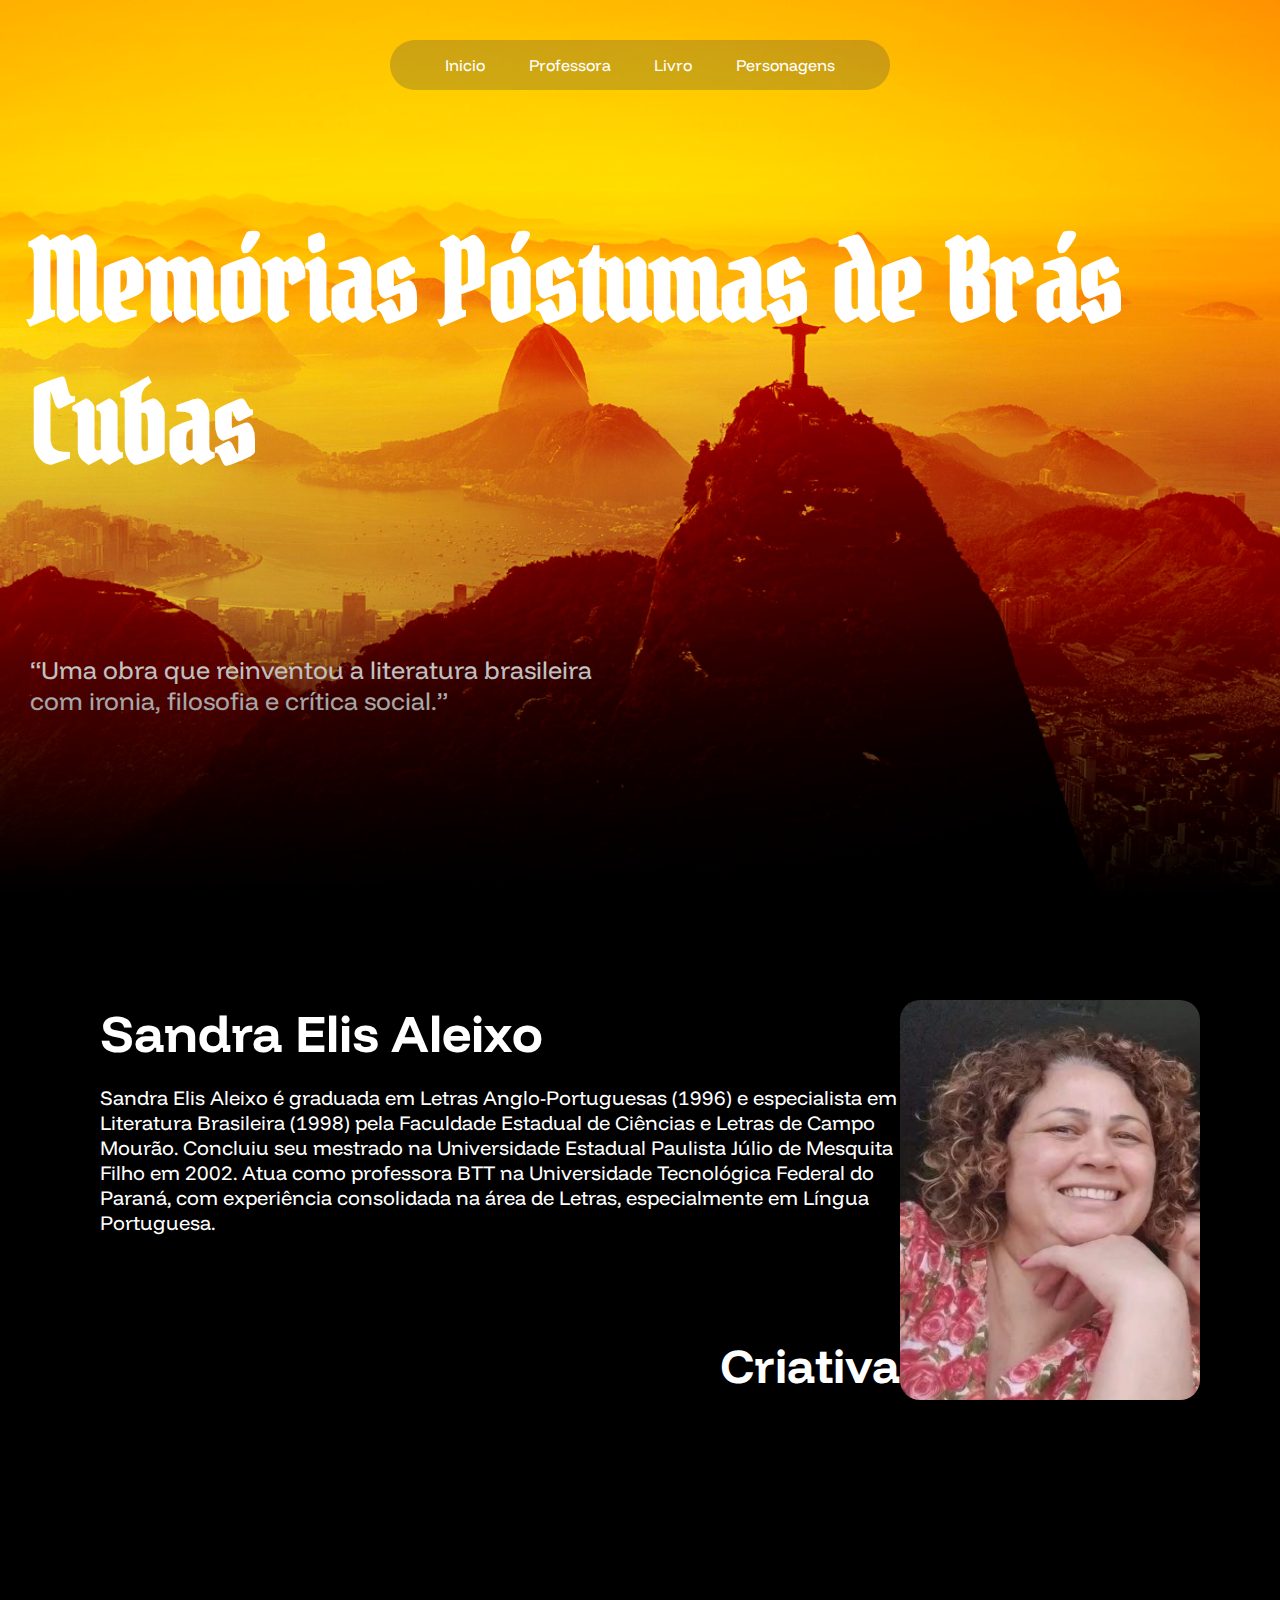
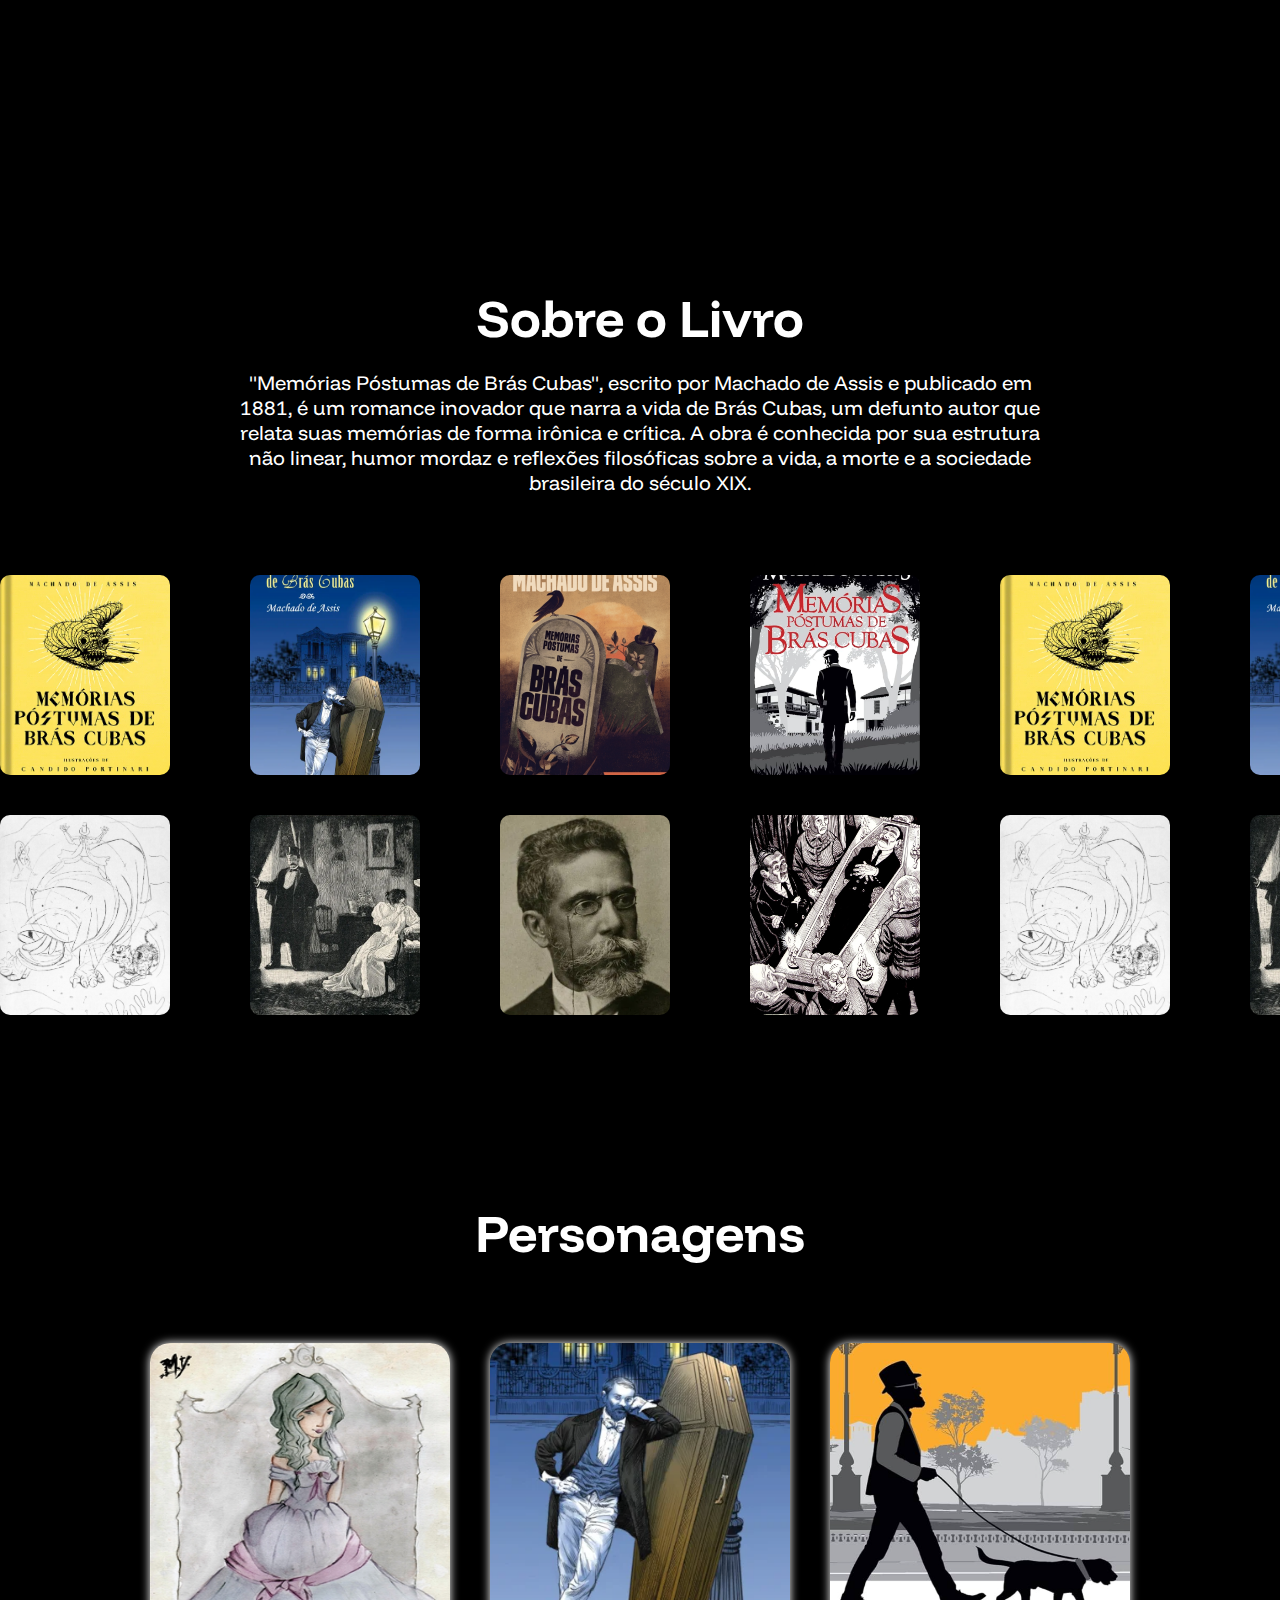
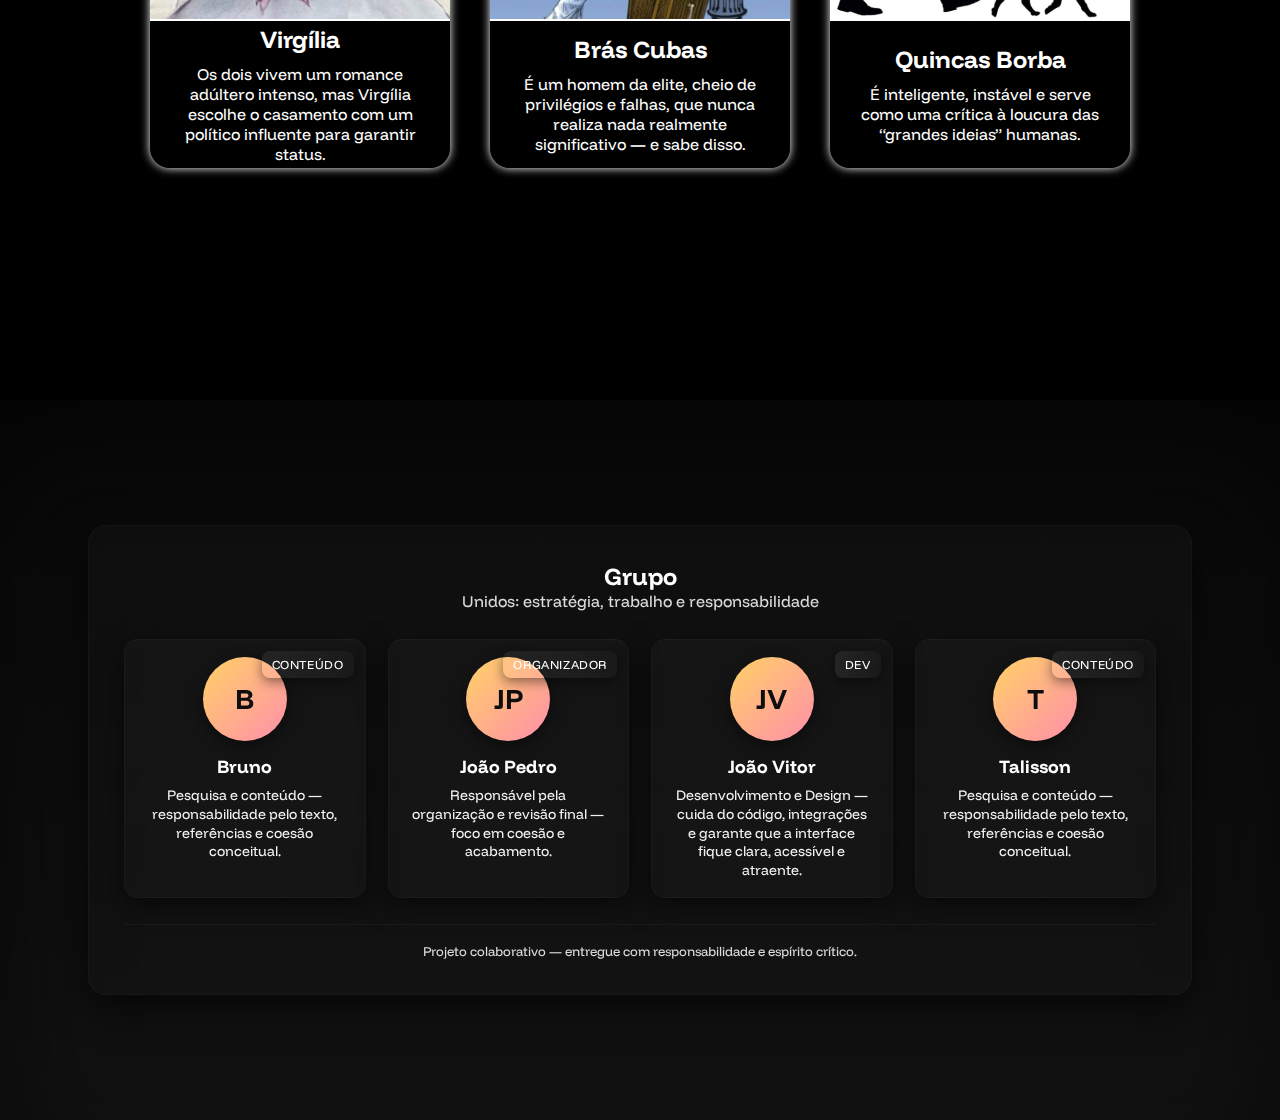
<file: index.html>
<!DOCTYPE html>
<html lang="pt-BR">
<head>
    <meta charset="UTF-8">
    <meta name="viewport" content="width=device-width, initial-scale=1.0">
    <title>Memórias Póstumas de Brás Cubas</title>
    <link rel="stylesheet" href="design.css">
    <script src="script.js" defer></script>
</head>

<body>
    <div id="container1">
        <header>
            <p><a href="#container1">Inicio</a></p>
            <p><a href="#container0">Professora</a></p>
            <p><a href="#container2">Livro</a></p>
            <p><a href="#container3">Personagens</a></p>
        </header>
        <div class="textHome">
            <h1>Memórias Póstumas de Brás Cubas</h1>
            <p>“Uma obra que reinventou a literatura brasileira com ironia, filosofia e crítica social.”</p>
        </div>
    </div>
    <div id="container0">
         <div class="textProf reveal">
            <h2>Sandra Elis Aleixo</h2>
            <p>Sandra Elis Aleixo é graduada em Letras Anglo-Portuguesas (1996) e especialista em Literatura Brasileira (1998) pela Faculdade Estadual de Ciências e Letras de Campo Mourão. Concluiu seu mestrado na Universidade Estadual Paulista Júlio de Mesquita Filho em 2002. Atua como professora BTT na Universidade Tecnológica Federal do Paraná, com experiência consolidada na área de Letras, especialmente em Língua Portuguesa.</p>
            <h1 id="troca" class="animado"> Criativa</h1>
        </div>
        <div class="imagemProf">
            <img src="./img/img-prof.jpg" alt="">
        </div>
    </div>
    <div id="container2">
        <div class="textBook reveal">
            <h2>Sobre o Livro</h2>
            <p>"Memórias Póstumas de Brás Cubas", escrito por Machado de Assis e publicado em 1881, é um romance inovador que narra a vida de Brás Cubas, um defunto autor que relata suas memórias de forma irônica e crítica. A obra é conhecida por sua estrutura não linear, humor mordaz e reflexões filosóficas sobre a vida, a morte e a sociedade brasileira do século XIX.</p>
        </div>
        <div class="carrosel reveal">
            <div class="trilho">
                <img src="./img/captura-de-tela-1.png" alt="">
                <img src="./img/captura-de-tela-2.png" alt="">
                <img src="./img/captura-de-tela-6.png" alt="">
                <img src="./img/captura-de-tela-7.png" alt="">
                <img src="./img/captura-de-tela-1.png" alt="">
                <img src="./img/captura-de-tela-2.png" alt="">
                <img src="./img/captura-de-tela-6.png" alt="">
                <img src="./img/captura-de-tela-7.png" alt="">
                <img src="./img/captura-de-tela-1.png" alt="">
                <img src="./img/captura-de-tela-2.png" alt="">
                <img src="./img/captura-de-tela-6.png" alt="">
            </div>
        </div>
        <div class="carrosel reveal">
            <div class="trilho trilho2">
                <img src="./img/captura-de-tela-8.png" alt="">
                <img src="./img/captura-de-tela-9.png" alt="">
                <img src="./img/captura-de-tela-10.png" alt="">
                <img src="./img/captura-de-tela-11.png" alt="">
                <img src="./img/captura-de-tela-8.png" alt="">
                <img src="./img/captura-de-tela-9.png" alt="">
                <img src="./img/captura-de-tela-10.png" alt="">
                <img src="./img/captura-de-tela-11.png" alt="">
                <img src="./img/captura-de-tela-8.png" alt="">
                <img src="./img/captura-de-tela-9.png" alt="">
                <img src="./img/captura-de-tela-10.png" alt="">
            </div>
        </div>
    </div>
    <div id="container3">
        <h2>Personagens</h2>
        <div class="personagensContainer">
            <div class="cardPersonagem reveal">
                <img src="./img/virgilia.png" alt="">
                <div class="textPersonagem">
                    <h1>Virgília</h1>
                    <p>Os dois vivem um romance adúltero intenso, mas Virgília escolhe o casamento com um político influente para garantir status.</p>
                </div>
            </div>
            <div class="cardPersonagem reveal">
                <img src="./img/bras.png" alt="">
                <div class="textPersonagem">
                    <h1>Brás Cubas</h1>
                    <p>É um homem da elite, cheio de privilégios e falhas, que nunca realiza nada realmente significativo — e sabe disso.</p>
                </div>
            </div>
            <div class="cardPersonagem reveal">
                <img src="./img/domcas.png" alt="">
                <div class="textPersonagem">
                    <h1>Quincas Borba</h1>
                    <p>É inteligente, instável e serve como uma crítica à loucura das “grandes ideias” humanas.</p>
                </div>
            </div>
        </div>
    </div>
<div id="container4">
    <div class="forte-wrapper">
        <h2>Grupo</h2>
        <p class="forte-sub">Unidos: estratégia, trabalho e responsabilidade</p>

        <div class="forte-grid">
            <article class="forte-card">
                <div class="avatar">B</div>
                <div class="card-body">
                    <h3>Bruno</h3>
                    <p>Pesquisa e conteúdo — responsabilidade pelo texto, referências e coesão conceitual.</p>
                </div>
                <div class="ribbon">Conteúdo</div>
            </article>

            <article class="forte-card">
                <div class="avatar">JP</div>
                <div class="card-body">
                    <h3>João Pedro</h3>
                    <p>Responsável pela organização e revisão final — foco em coesão e acabamento.</p>
                </div>
                <div class="ribbon">Organizador</div>
            </article>

            <article class="forte-card">
                <div class="avatar">JV</div>
                <div class="card-body">
                    <h3>João Vitor</h3>
                    <p>Desenvolvimento e Design — cuida do código, integrações e garante que a interface fique clara, acessível e atraente.</p>
                </div>
                <div class="ribbon">DEV</div>
            </article>

            <article class="forte-card">
                <div class="avatar">T</div>
                <div class="card-body">
                    <h3>Talisson</h3>
                    <p>Pesquisa e conteúdo — responsabilidade pelo texto, referências e coesão conceitual.</p>
                </div>
                <div class="ribbon">Conteúdo</div>
            </article>
        </div>

        <div class="forte-footer">
            <p>Projeto colaborativo — entregue com responsabilidade e espírito crítico.</p>
        </div>
    </div>
</div>
<!-- MODAL FLUTUANTE DOS PERSONAGENS -->
<div id="modalPersonagem" class="modal">
    <div class="modal-content">
        <span class="fechar">&times;</span>
        <h1 id="modalTitulo"></h1>
        <p id="modalTexto"></p>
    </div>
</div>

</body>
</html>
</file>
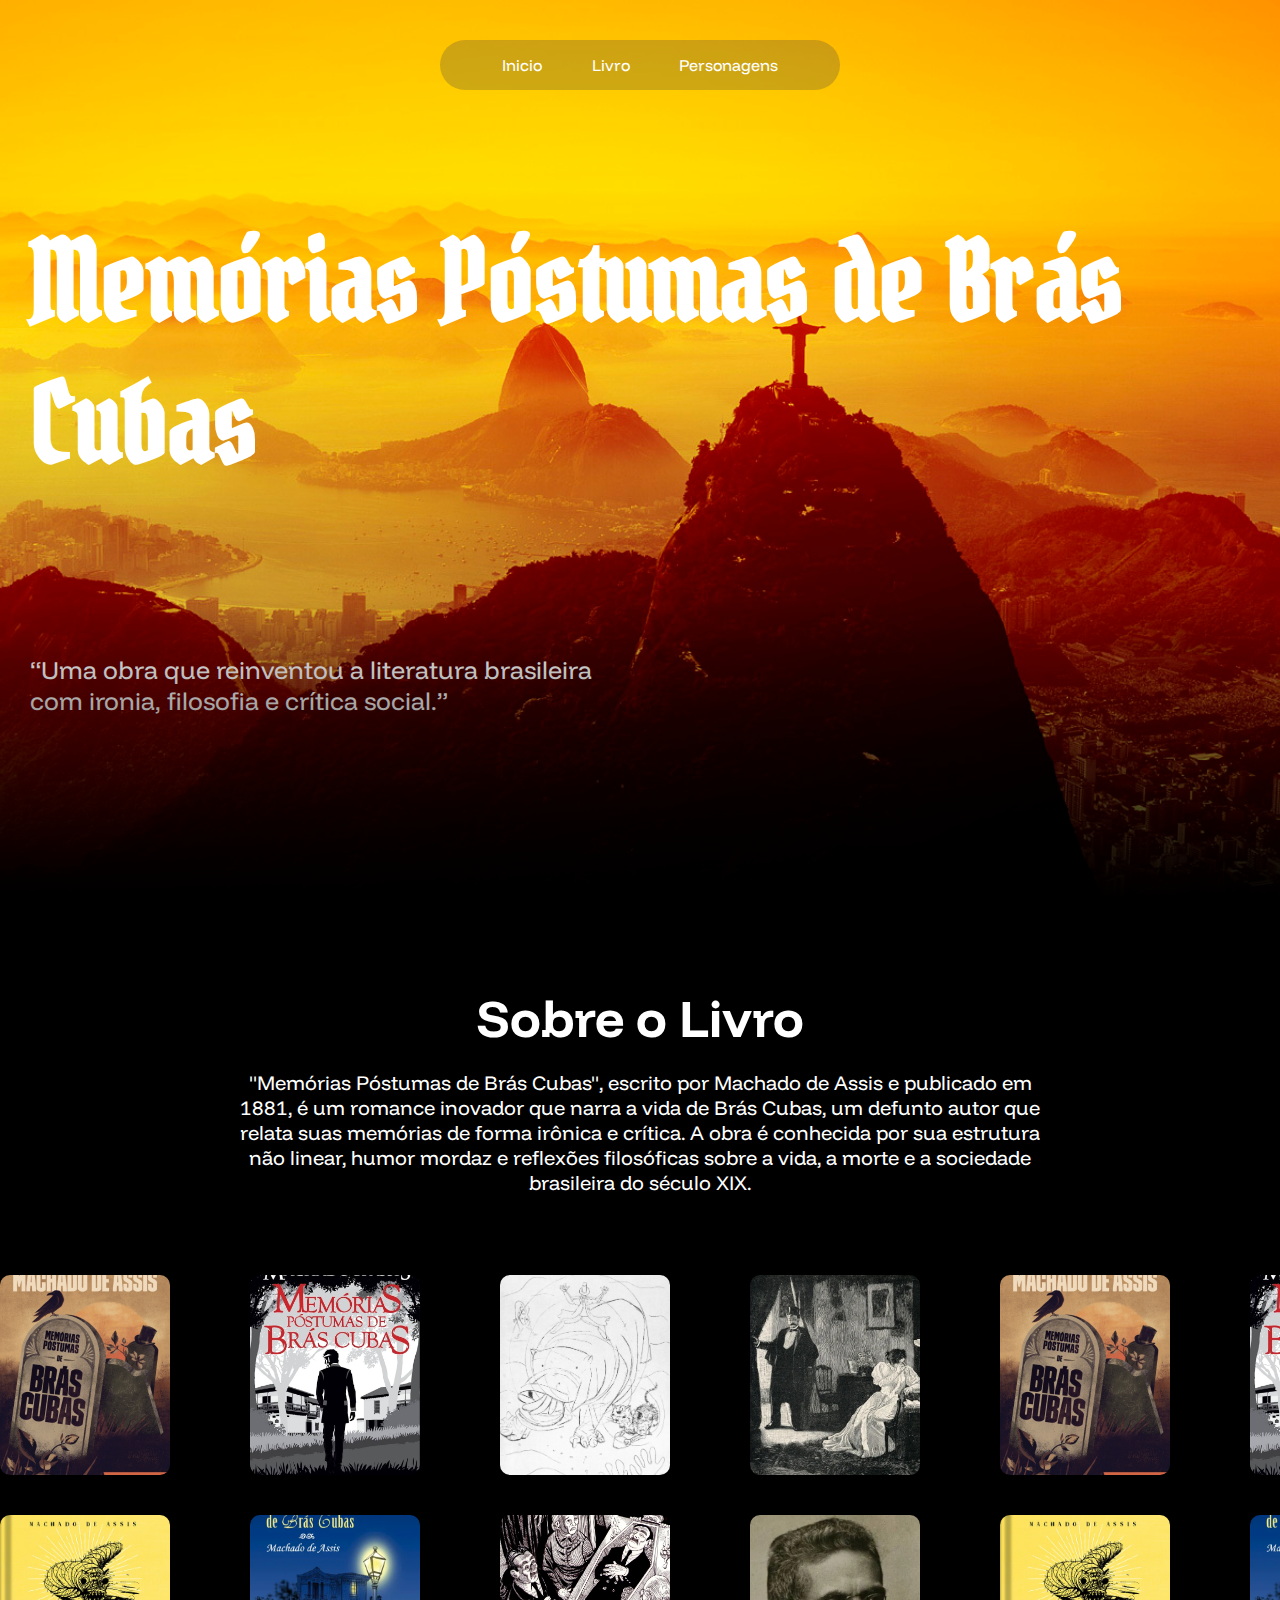
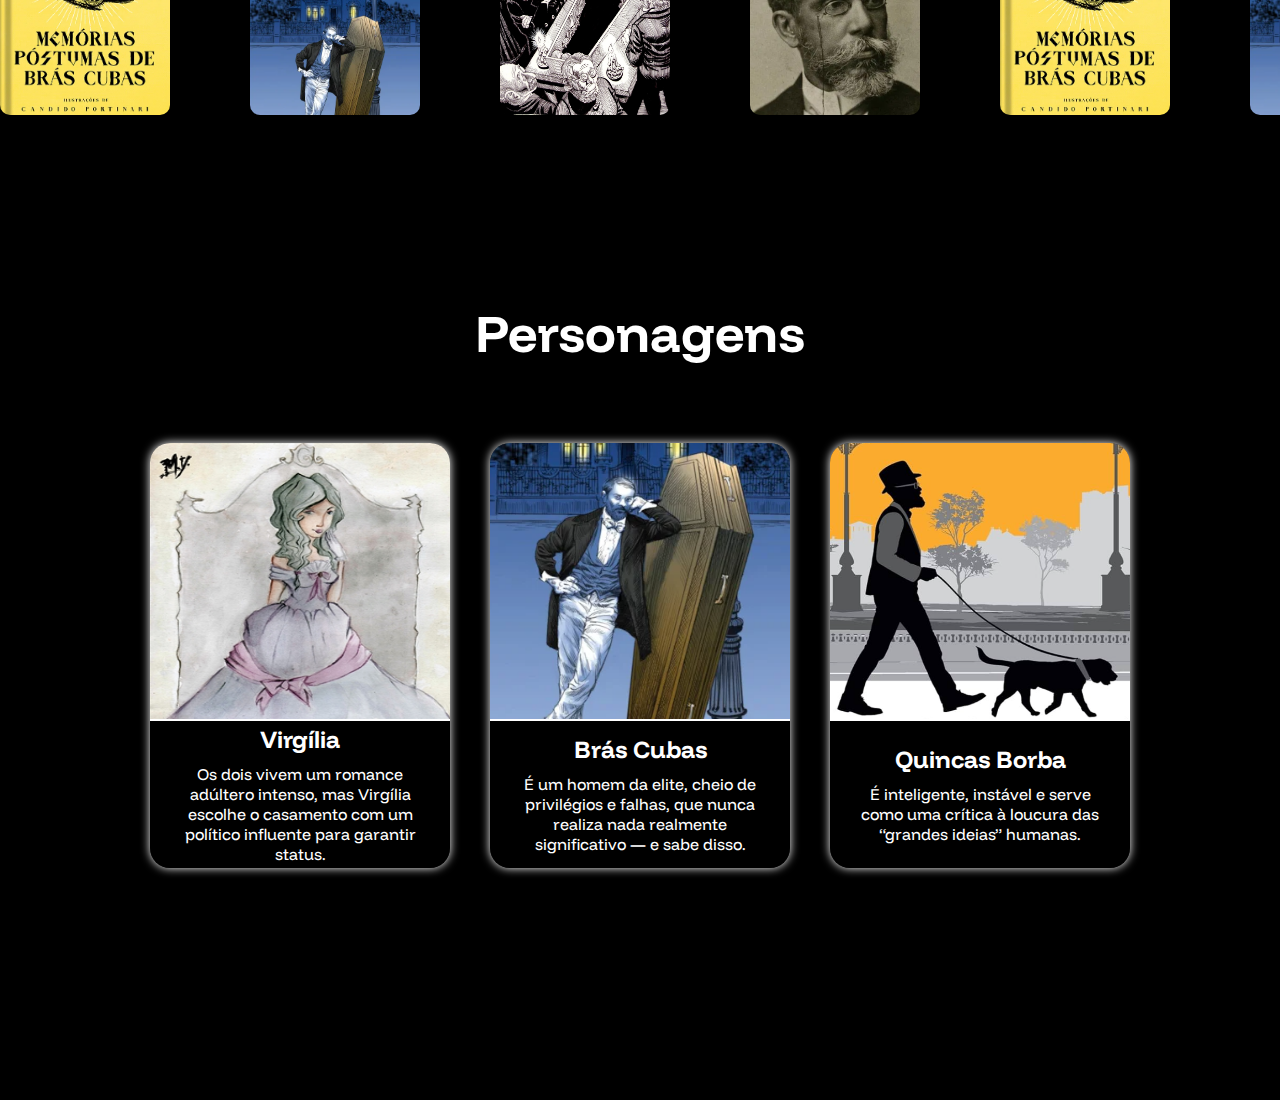
<file: SiteLivro/index.html>
<!DOCTYPE html>
<html lang="pt-BR">
<head>
    <meta charset="UTF-8">
    <meta name="viewport" content="width=device-width, initial-scale=1.0">
    <title>Memórias Póstumas de Brás Cubas</title>
    <link rel="stylesheet" href="design.css">
    <script src="script.js" defer></script>
</head>
<body>
    <div id="container1">
        <header>
            <p><a href="#container1">Inicio</a></p>
            <p><a href="#container2">Livro</a></p>
            <p><a href="#container3">Personagens</a></p>
        </header>
        <div class="textHome">
            <h1>Memórias Póstumas de Brás Cubas</h1>
            <p>“Uma obra que reinventou a literatura brasileira com ironia, filosofia e crítica social.”</p>
        </div>
    </div>
    <div id="container2">
        <div class="textBook">
            <h2>Sobre o Livro</h2>
            <p>"Memórias Póstumas de Brás Cubas", escrito por Machado de Assis e publicado em 1881, é um romance inovador que narra a vida de Brás Cubas, um defunto autor que relata suas memórias de forma irônica e crítica. A obra é conhecida por sua estrutura não linear, humor mordaz e reflexões filosóficas sobre a vida, a morte e a sociedade brasileira do século XIX.</p>
        </div>
        <div class="carrosel">
            <div class="trilho">
                <img src="/SiteLivro/img/Captura de tela 2025-11-25 224218.png" alt="">
                <img src="/SiteLivro/img/Captura de tela 2025-11-25 224125.png" alt="">
                <img src="/SiteLivro/img/Captura de tela 2025-11-25 224023.png" alt="">
                <img src="/SiteLivro/img/Captura de tela 2025-11-25 223621.png" alt="">
                <img src="/SiteLivro/img/Captura de tela 2025-11-25 224218.png" alt="">
                <img src="/SiteLivro/img/Captura de tela 2025-11-25 224125.png" alt="">
                <img src="/SiteLivro/img/Captura de tela 2025-11-25 224023.png" alt="">
                <img src="/SiteLivro/img/Captura de tela 2025-11-25 223621.png" alt="">
                <img src="/SiteLivro/img/Captura de tela 2025-11-25 224218.png" alt="">
                <img src="/SiteLivro/img/Captura de tela 2025-11-25 224125.png" alt="">
                <img src="/SiteLivro/img/Captura de tela 2025-11-25 224023.png" alt="">
            </div>
        </div>
        <div class="carrosel">
            <div class="trilho trilho2">
                <img src="/SiteLivro/img/Captura de tela 2025-11-25 222407.png" alt="">
                <img src="/SiteLivro/img/Captura de tela 2025-11-25 222425.png" alt="">
                <img src="/SiteLivro/img/Captura de tela 2025-11-25 222501.png" alt="">
                <img src="/SiteLivro/img/Captura de tela 2025-11-25 222541.png" alt="">
                <img src="/SiteLivro/img/Captura de tela 2025-11-25 222407.png" alt="">
                <img src="/SiteLivro/img/Captura de tela 2025-11-25 222425.png" alt="">
                <img src="/SiteLivro/img/Captura de tela 2025-11-25 222501.png" alt="">
                <img src="/SiteLivro/img/Captura de tela 2025-11-25 222541.png" alt="">
                <img src="/SiteLivro/img/Captura de tela 2025-11-25 222407.png" alt="">
                <img src="/SiteLivro/img/Captura de tela 2025-11-25 222425.png" alt="">
                <img src="/SiteLivro/img/Captura de tela 2025-11-25 222501.png" alt="">
            </div>
        </div>
    </div>
    <div id="container3">
        <h2>Personagens</h2>
        <div class="personagensContainer">
            <div class="cardPersonagem">
                <img src="/SiteLivro/img/Captura de tela 2025-11-25 231909.png" alt="">
                <div class="textPersonagem">
                    <h1>Virgília</h1>
                    <p>Os dois vivem um romance adúltero intenso, mas Virgília escolhe o casamento com um político influente para garantir status.</p>
                </div>
            </div>
            <div class="cardPersonagem">
                <img src="/SiteLivro/img/Captura de tela 2025-11-25 231820.png" alt="">
                <div class="textPersonagem">
                    <h1>Brás Cubas</h1>
                    <p>É um homem da elite, cheio de privilégios e falhas, que nunca realiza nada realmente significativo — e sabe disso.</p>
                </div>
            </div>
            <div class="cardPersonagem">
                <img src="/SiteLivro/img/Captura de tela 2025-11-25 231719.png" alt="">
                <div class="textPersonagem">
                    <h1>Quincas Borba</h1>
                    <p>É inteligente, instável e serve como uma crítica à loucura das “grandes ideias” humanas.</p>
                </div>
            </div>
        </div>
    </div>
</body>
</html>
</file>
<file: design.css>
@import url('https://fonts.googleapis.com/css2?family=Pirata+One&display=swap');
@import url('https://fonts.googleapis.com/css2?family=Funnel+Display:wght@300..800&display=swap');
* {
    margin: 0;
    padding: 0;
    box-sizing: border-box;
    font-family: "Funnel Display", sans-serif;
}

html{
    scroll-behavior: smooth;
}

body {
    color: #fff;
    display: flex;
    flex-direction: column;
}

header{
    background-color: #44434343;
    height: 50px;
    width: 500px;
    display: flex;
    justify-content: space-evenly;
    align-items: center;
    border-radius: 35px;
    margin-top: 40px;
    padding: 12px;
}

a {
    all: unset;
    position: relative;
    cursor: pointer;
}

a::after {
    content: "";
    position: absolute;
    left: 0;
    bottom: -2px;
    width: 0;
    height: 2px;
    background: white;
    transition: width 0.3s ease;
}

a:hover::after {
    width: 100%;
}


#container1{
    background-image: url("./img/rj-wallpaper.jpg");
    background-size: cover;
    background-position: center;
    display: flex;
    flex-direction: column;
    justify-content: start;
    align-items: center;
    height: 100vh;
    width: 100vw;
}

#container0{
    display: flex;
    justify-content: space-around;
    align-items: start;
    height: 100vh;
    width: 100vw;
    padding: 100px;
    background-color: rgb(0, 0, 0);
    position: relative;
}

#container2{
    display: flex;
    flex-direction: column;
    justify-content: center;
    align-items: center;
    height: 100vh;
    width: 100vw;
    background-color: #000000;
    position: relative;
    gap: 40px;
}

#container3{
    display: flex;
    flex-direction: column;
    align-items: center;
    height: 100vh;
    width: 100vw;
    background-color: rgb(0, 0, 0);
    position: relative;
}

#container0 p{
    text-align: start;
    font-size: 20px;
}


.textProf h2{
    font-size: 52px;
    margin-bottom: 20px;
}

.textProf p{
    font-size: 20px;
    width: 800px;
    text-align: center;
}

.imagemProf img{
    width: 300px;
    height: 400px;
    object-fit: cover;
    border-radius: 20px;
}

.textHome{
    color: white;
    display: flex;
    align-self: start;
    flex-direction: column;
    margin-left: 30px;
    margin-top: 120px;
}

.textHome h1{
    font-family: "Pirata One", system-ui;
    font-size: 110px;
    margin-bottom: 20px;
}

.textHome p{
    font-size: 25px;
    margin-bottom: 20px;
    width: 600px;
    margin-top: 140px;;
}

#container2 h2{
    font-size: 52px;
    margin-bottom: 20px;
    justify-self: center;
}

#container2 p{
    font-size: 20px;
    width: 800px;
    text-align: center;
    margin-bottom: 40px;
}

#container0::before {
    content: "";
    position: absolute;
    top: -300px;        /* Altura da nevoa */
    left: 0;
    width: 100%;
    height: 300px;
    background: linear-gradient(
        rgba(207, 13, 13, 0),   /* transparente em cima */
        rgb(0, 0, 0)    /* preto embaixo */
    );
    pointer-events: none;
}

#container3 h2{
    font-size: 52px;
    margin-top: 100px;
    justify-self: center;
}

.carrosel{
    overflow: hidden;
    width: 100vw;
}

.trilho{
    display: grid;
    grid-auto-flow: column;
    grid-auto-columns: 250px;
    justify-items: stretch;
    animation: slide 15s linear infinite;
}

.trilho2{
    animation: slide 15s linear infinite reverse;
}

.trilho img{
    width: 170px;
    height: 200px;
    object-fit: cover;
    border-radius: 10px;
}

.personagensContainer{
    display: flex;
    justify-content: center;
    align-items: center;
    flex-direction: row;
    margin-top: 40px;
    width: 100%;
    height: 500px;
}

.cardPersonagem{
    display: flex;
    justify-content: space-between;
    flex-direction: column;
    width: 300px;
    height: 425px;
    background-color: #333;
    border-radius: 20px;
    margin: 20px;
    cursor: pointer;
    box-shadow: white 0px 0px 10px;
}

.cardPersonagem:hover{
    transform: scale(1.05);
    transition: transform 0.3s ease;
}

.cardPersonagem img{
    width: 100%;
    height: 65%;
    border-top-left-radius: 20px;
    border-top-right-radius: 20px;
}

.textPersonagem h1{
    font-size: 24px;
    margin-bottom: 10px;
}

.textPersonagem p{
    font-size: 16px;
    width: 80%;
    text-align: center;
}

.textPersonagem{
    display: flex;
    justify-content: center;
    align-items: center;
    flex-direction: column;
    width: 100%;
    height: 35%;
    border-top: white 2px solid;
    background-color: rgb(0, 0, 0);
    border-end-end-radius: 20px;
    border-end-start-radius: 20px;
}

#troca {
    margin-top: 100px;
  font-size: 3rem;
  font-weight: bold;
  justify-self: end;
  opacity: 1;
  transition: 
      opacity 0.6s ease,
      transform 0.6s ease,
      filter 0.6s ease;
}

.saindo {
  opacity: 0;
  transform: translateY(-10px);
  filter: blur(4px);
}

.entrando {
  opacity: 1;
  transform: translateY(0);
  filter: blur(0px);
}

#container4{
    display: flex;
    justify-content: center;
    align-items: center;
    padding: 80px 40px;
    height: auto;
    min-height: 80vh;
    width: 100vw;
    background: linear-gradient(180deg, rgba(10,10,10,1) 0%, rgba(18,18,18,1) 100%);
    position: relative;
    box-shadow: inset 0 60px 120px rgba(0,0,0,0.6);
    gap: 20px;
}

.forte-wrapper{
    width: min(1200px, 92%);
    text-align: center;
    color: #fff;
    padding: 36px;
    border-radius: 18px;
    backdrop-filter: blur(6px);
    background: linear-gradient(180deg, rgba(255,255,255,0.02), rgba(255,255,255,0.01));
    box-shadow: 0 10px 40px rgba(0,0,0,0.7), 0 0 0 1px rgba(255,255,255,0.03) inset;
}

.forte-sub{
    margin-bottom: 28px;
    font-size: 16px;
    opacity: 0.85;
}

/* Grid de cards */
.forte-grid{
    display: grid;
    grid-template-columns: repeat(4, 1fr);
    gap: 22px;
    align-items: stretch;
    margin-bottom: 26px;
}

/* Cada card do "forte" */
.forte-card{
    position: relative;
    background: linear-gradient(180deg, rgba(255,255,255,0.02), rgba(255,255,255,0.01));
    border-radius: 14px;
    padding: 18px;
    min-height: 220px;
    display: flex;
    flex-direction: column;
    align-items: center;
    text-align: center;
    transition: transform 250ms cubic-bezier(.2,.9,.2,1), box-shadow 250ms;
    box-shadow: 0 8px 28px rgba(0,0,0,0.6), 0 0 0 1px rgba(255,255,255,0.03) inset;
    cursor: default;
}

/* efeito hover mais forte */
.forte-card:hover{
    transform: translateY(-10px) scale(1.02);
    box-shadow: 0 18px 40px rgba(0,0,0,0.7), 0 0 0 1px rgba(255,255,255,0.04) inset;
}

/* Avatar circular com inicial */
.avatar{
    width: 84px;
    height: 84px;
    border-radius: 50%;
    display:flex;
    align-items:center;
    justify-content:center;
    font-size:28px;
    font-weight:700;
    color: #0e0e0e;
    background: linear-gradient(135deg, #ffd166 0%, #ff8fab 100%);
    margin-bottom: 14px;
    box-shadow: 0 6px 18px rgba(0,0,0,0.45);
    user-select: none;
}

/* Corpo do card */
.card-body h3{
    font-size:18px;
    margin-bottom:8px;
}

.card-body p{
    font-size:14px;
    line-height:1.35;
    opacity: 0.95;
    padding: 0 6px;
}

/* Ribbon identificador (canto) */
.ribbon{
    position: absolute;
    right: 12px;
    top: 12px;
    background: linear-gradient(90deg, rgba(255,255,255,0.07), rgba(255,255,255,0.02));
    color: #fff;
    font-size:12px;
    padding:6px 10px;
    border-radius: 8px;
    box-shadow: 0 4px 12px rgba(0,0,0,0.45);
    text-transform: uppercase;
    letter-spacing: 0.6px;
}

/* Rodapé do forte */
.forte-footer{
    margin-top: 8px;
    border-top: 1px solid rgba(255,255,255,0.04);
    padding-top: 18px;
    font-size: 13px;
    opacity: 0.85;
}

/* Fundo escuro cobrindo a tela inteira */
.modal {
    display: none;
    position: fixed;
    inset: 0;
    background: rgba(0,0,0,0.8);
    backdrop-filter: blur(4px);
    justify-content: center;
    align-items: center;
    z-index: 9999;
}

/* Caixa gigante central */


/* Animação suave */
@keyframes aparecer {
    from { transform: scale(0.85); opacity: 0; }
    to   { transform: scale(1); opacity: 1; }
}

/* Botão X */
/* === BOTÃO FECHAR: fixo no canto direito dentro da modal === */
.modal-content {
    background: #0f0f10;
    width: 80vw;
    height: 80vh;
    padding: 44px 30px 30px 30px; /* padding-top maior para não sobrepor o X */
    border-radius: 20px;
    overflow-y: auto;
    box-shadow: 0 0 30px rgba(0,0,0,0.8);
    animation: aparecer .3s ease;
    position: relative; /* necessário para posicionar o X absoluto */
}

/* botão X fixo no canto superior direito da caixa */
.fechar {
    position: fixed;
    top: 80px;
    right: 160px;
    width: 48px;
    height: 48px;
    display: inline-flex;
    align-items: center;
    justify-content: center;
    font-size: 28px;
    line-height: 1;
    cursor: pointer;
    user-select: none;
    border-radius: 10px;
    background: linear-gradient(180deg, rgba(255,255,255,0.03), rgba(255,255,255,0.01));
    box-shadow: 0 6px 18px rgba(0,0,0,0.45);
    color: #fff;
    transition: transform .14s ease, background .14s ease;
    border: 1px solid rgba(255,255,255,0.04);
}

/* hover do X */
.fechar:hover {
    transform: translateY(-2px);
    background: linear-gradient(180deg, rgba(255,255,255,0.06), rgba(255,255,255,0.02));
}

/* foco acessível */
.fechar:focus {
    outline: 2px solid rgba(255,255,255,0.12);
    outline-offset: 3px;
}

/* === SCROLLBAR ESCURO E SOFISTICADO SÓ PARA A MODAL === */
/* WebKit (Chrome, Edge, Safari) */
.modal-content::-webkit-scrollbar {
    width: 12px;
    height: 12px;
}

.modal-content::-webkit-scrollbar-track {
    background: linear-gradient(180deg, rgba(255,255,255,0.01), rgba(255,255,255,0.005));
    border-radius: 999px;
    margin: 6px 0; /* um pouco de folga */
}

.modal-content::-webkit-scrollbar-thumb {
    background: linear-gradient(180deg, #2b2f33, #141617); /* tom escuro com profundidade */
    border-radius: 999px;
    border: 2px solid rgba(255,255,255,0.02);
    box-shadow: inset 0 0 6px rgba(0,0,0,0.6);
}

/* Thumb hover */
.modal-content::-webkit-scrollbar-thumb:hover {
    background: linear-gradient(180deg, #3a3f45, #1b1d1f);
}

/* Firefox */
.modal-content {
    scrollbar-width: thin;
    scrollbar-color: #2b2f33 rgba(255,255,255,0.01); /* thumb then track */
}

/* Opcional: suavizar o scroll dentro do modal */
.modal-content {
    -webkit-overflow-scrolling: touch;
    scroll-behavior: smooth;
}


/* Título do modal */
#modalTitulo {
    font-size: 42px;
    margin-bottom: 20px;
}

/* Texto grande */
#modalTexto {
    font-size: 22px;
    line-height: 1.5;
}


/* responsividade */
/* @media (max-width: 980px){
    .forte-grid{
        grid-template-columns: repeat(2, 1fr);
    }
    .avatar{ width:72px; height:72px; font-size:24px; }
}

@media (max-width: 560px){
    .forte-grid{
        grid-template-columns: 1fr;
    }
    .forte-wrapper h2{ font-size: 32px; }
    .forte-wrapper{ padding: 22px; }
} */

@keyframes slide {
    to {
        translate: calc(-4 * 250px)
    }
}

/* .reveal {
    opacity: 0;
    transform: translateY(50px);
    transition: all 1s ease-out;
}

.reveal.visible {
    opacity: 1;
    transform: translateY(0);
}

.reveal.hidden {
    opacity: 0;
    transform: translateY(-50px);
} */
</file>
<file: SiteLivro/design.css>
@import url('https://fonts.googleapis.com/css2?family=Pirata+One&display=swap');
@import url('https://fonts.googleapis.com/css2?family=Funnel+Display:wght@300..800&display=swap');
* {
    margin: 0;
    padding: 0;
    box-sizing: border-box;
    font-family: "Funnel Display", sans-serif;
}

html{
    scroll-behavior: smooth;
}

body {
    color: #fff;
    display: flex;
    flex-direction: column;
}

header{
    background-color: #44434343;
    height: 50px;
    width: 400px;
    display: flex;
    justify-content: space-evenly;
    align-items: center;
    border-radius: 35px;
    margin-top: 40px;
    padding: 12px;
}

a {
    all: unset;
    position: relative;
    cursor: pointer;
}

a::after {
    content: "";
    position: absolute;
    left: 0;
    bottom: -2px;
    width: 0;
    height: 2px;
    background: white;
    transition: width 0.3s ease;
}

a:hover::after {
    width: 100%;
}


#container1{
    background-image: url("img/rj\ wallpaper.jpg");
    background-size: cover;
    background-position: center;
    display: flex;
    flex-direction: column;
    justify-content: start;
    align-items: center;
    height: 100vh;
    width: 100vw;
}

#container2{
    display: flex;
    flex-direction: column;
    justify-content: center;
    align-items: center;
    height: 100vh;
    width: 100vw;
    background-color: rgb(0, 0, 0);
    position: relative;
    gap: 40px;
}

#container3{
    display: flex;
    flex-direction: column;
    align-items: center;
    height: 100vh;
    width: 100vw;
    background-color: rgb(0, 0, 0);
    position: relative;
}



.textHome{
    color: white;
    display: flex;
    align-self: start;
    flex-direction: column;
    margin-left: 30px;
    margin-top: 120px;
}

.textHome h1{
    font-family: "Pirata One", system-ui;
    font-size: 110px;
    margin-bottom: 20px;
}

.textHome p{
    font-size: 25px;
    margin-bottom: 20px;
    width: 600px;
    margin-top: 140px;;
}

#container2 h2{
    font-size: 52px;
    margin-bottom: 20px;
    justify-self: center;
}

#container2 p{
    font-size: 20px;
    width: 800px;
    text-align: center;
    margin-bottom: 40px;
}

#container2::before {
    content: "";
    position: absolute;
    top: -300px;        /* Altura da nevoa */
    left: 0;
    width: 100%;
    height: 300px;
    background: linear-gradient(
        rgba(207, 13, 13, 0),   /* transparente em cima */
        rgb(0, 0, 0)    /* preto embaixo */
    );
    pointer-events: none;
}

#container3 h2{
    font-size: 52px;
    margin-top: 100px;
    justify-self: center;
}

.carrosel{
    overflow: hidden;
    width: 100vw;
}

.trilho{
    display: grid;
    grid-auto-flow: column;
    grid-auto-columns: 250px;
    justify-items: stretch;
    animation: slide 15s linear infinite;
}

.trilho2{
    animation: slide 15s linear infinite reverse;
}

.trilho img{
    width: 170px;
    height: 200px;
    object-fit: cover;
    border-radius: 10px;
}

.personagensContainer{
    display: flex;
    justify-content: center;
    align-items: center;
    flex-direction: row;
    margin-top: 40px;
    width: 100%;
    height: 500px;
}

.cardPersonagem{
    display: flex;
    justify-content: space-between;
    flex-direction: column;
    width: 300px;
    height: 425px;
    background-color: #333;
    border-radius: 20px;
    margin: 20px;
    cursor: pointer;
    box-shadow: white 0px 0px 10px;
}

.cardPersonagem:hover{
    transform: scale(1.05);
    transition: transform 0.3s ease;
}

.cardPersonagem img{
    width: 100%;
    height: 65%;
    border-top-left-radius: 20px;
    border-top-right-radius: 20px;
}

.textPersonagem h1{
    font-size: 24px;
    margin-bottom: 10px;
}

.textPersonagem p{
    font-size: 16px;
    width: 80%;
    text-align: center;
}

.textPersonagem{
    display: flex;
    justify-content: center;
    align-items: center;
    flex-direction: column;
    width: 100%;
    height: 35%;
    border-top: white 2px solid;
    background-color: rgb(0, 0, 0);
    border-end-end-radius: 20px;
    border-end-start-radius: 20px;
}

@keyframes slide {
    to {
        translate: calc(-4 * 250px)
    }
}
</file>
